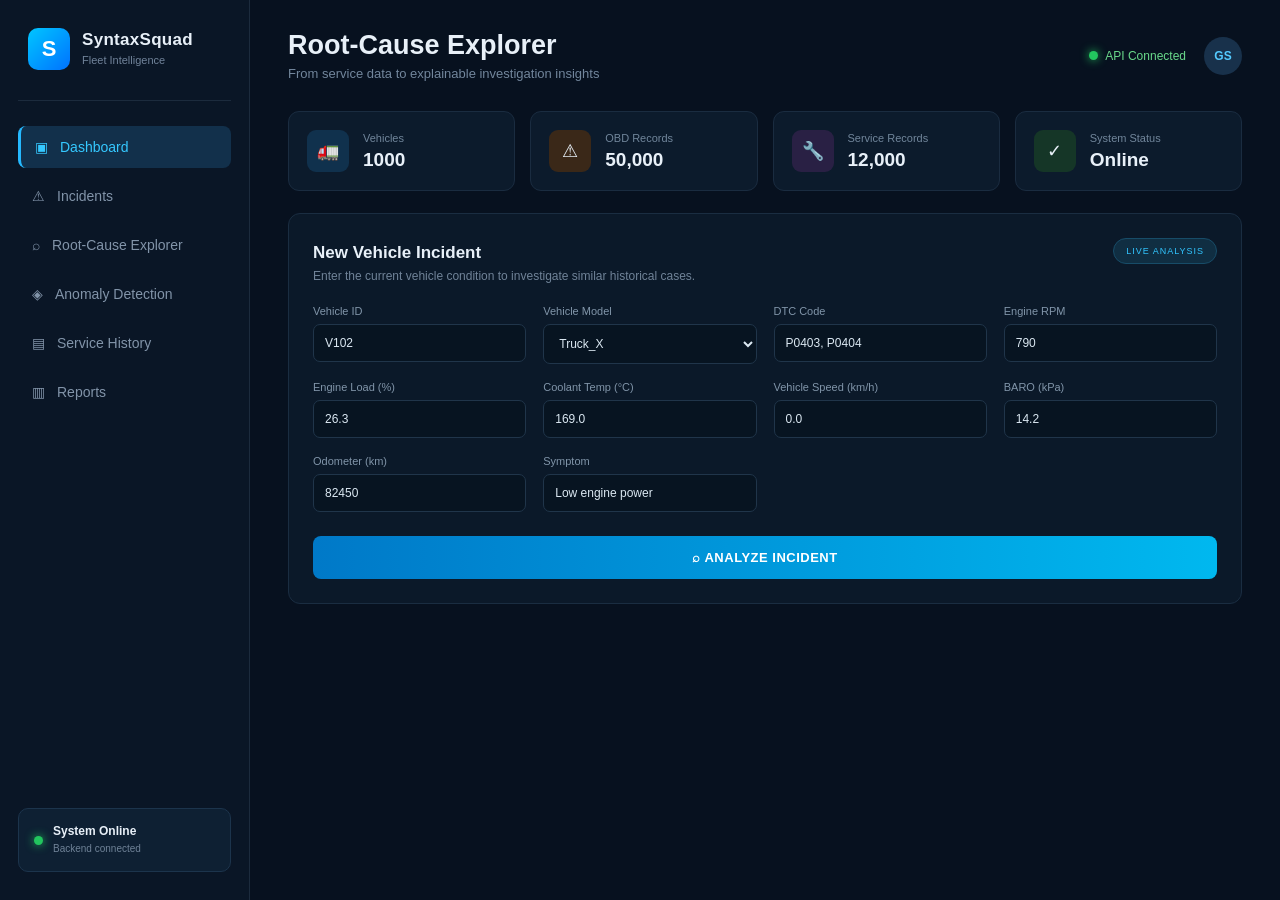
<file: index (3).html>
<!DOCTYPE html>
<html lang="en">

<head>
    <meta charset="UTF-8">

    <meta name="viewport"
          content="width=device-width, initial-scale=1.0">

    <title>SyntaxSquad | Root-Cause Explorer</title>

    <link rel="stylesheet"
          href="style.css">

    <!-- Small extra styles for anomaly + RAG sections -->
    <style>

        .anomaly-panel {
            margin-top: 24px;
        }

        .anomaly-grid {
            display: grid;
            grid-template-columns: repeat(3, 1fr);
            gap: 16px;
            margin-bottom: 20px;
        }

        .anomaly-card {
            background: rgba(15, 30, 48, 0.75);
            border: 1px solid rgba(100, 180, 255, 0.15);
            border-radius: 14px;
            padding: 18px;
        }

        .anomaly-card strong {
            display: block;
            font-size: 25px;
            margin-bottom: 5px;
        }

        .anomaly-card span {
            color: #9caec2;
            font-size: 13px;
        }

        .anomaly-list {
            display: grid;
            grid-template-columns: repeat(2, 1fr);
            gap: 15px;
        }

        .anomaly-item {
            background: rgba(10, 23, 38, 0.9);
            border: 1px solid rgba(255, 180, 70, 0.18);
            border-radius: 12px;
            padding: 16px;
        }

        .anomaly-item-top {
            display: flex;
            justify-content: space-between;
            align-items: center;
            margin-bottom: 10px;
        }

        .anomaly-badge {
            background: rgba(255, 170, 50, 0.15);
            color: #ffc266;
            padding: 5px 9px;
            border-radius: 20px;
            font-size: 11px;
            font-weight: 700;
        }

        .anomaly-score {
            color: #55d6ff;
            font-weight: 700;
        }

        .anomaly-item p {
            margin: 7px 0;
            color: #d9e3ed;
            font-size: 13px;
        }

        .anomaly-item strong {
            color: #ffffff;
        }

        .fleet-spike {
            border-color: rgba(255, 80, 100, 0.22);
        }

        .fleet-spike .anomaly-badge {
            color: #ff8797;
            background: rgba(255, 70, 90, 0.12);
        }

        .rag-evidence-section {
            margin-top: 24px;
            background: rgba(7, 20, 35, 0.8);
            border-radius: 16px;
            padding: 24px;
            border: 1px solid rgba(70, 180, 255, 0.14);
        }

        .rag-header {
            margin-bottom: 18px;
        }

        .rag-badge {
            color: #55d6ff;
            font-size: 12px;
            font-weight: 800;
            letter-spacing: 1px;
            margin-bottom: 7px;
        }

        .rag-header h2 {
            margin: 0 0 6px;
        }

        .rag-header p {
            color: #94a8bb;
            margin: 0;
        }

        .rag-summary {
            display: flex;
            gap: 15px;
            margin-bottom: 20px;
        }

        .rag-stat {
            background: rgba(20, 40, 60, 0.8);
            padding: 12px 18px;
            border-radius: 10px;
        }

        .rag-stat strong {
            display: block;
            color: #55d6ff;
            font-size: 20px;
        }

        .rag-stat span {
            color: #9baec0;
            font-size: 12px;
        }

        .rag-case-card {
            background: rgba(10, 25, 42, 0.95);
            border: 1px solid rgba(80, 180, 255, 0.12);
            border-radius: 12px;
            padding: 17px;
            margin-bottom: 12px;
        }

        .rag-case-top {
            display: flex;
            justify-content: space-between;
            align-items: center;
            margin-bottom: 14px;
        }

        .rag-case-title {
            display: flex;
            gap: 10px;
            align-items: center;
        }

        .rag-rank {
            background: #16a8dc;
            color: white;
            width: 28px;
            height: 28px;
            display: flex;
            align-items: center;
            justify-content: center;
            border-radius: 50%;
            font-size: 12px;
            font-weight: bold;
        }

        .rag-score {
            color: #57e0b1;
            font-weight: 700;
        }

        .rag-score small {
            color: #8da2b6;
            font-weight: normal;
        }

        .rag-case-grid {
            display: grid;
            grid-template-columns: repeat(4, 1fr);
            gap: 12px;
        }

        .rag-case-grid > div {
            background: rgba(255,255,255,0.025);
            padding: 10px;
            border-radius: 8px;
        }

        .rag-label {
            display: block;
            color: #8196aa;
            font-size: 11px;
            margin-bottom: 5px;
        }

        .rag-case-grid strong {
            font-size: 13px;
            color: #e9f2fa;
        }

        .rag-case-footer {
            display: flex;
            justify-content: space-between;
            margin-top: 13px;
            padding-top: 10px;
            border-top: 1px solid rgba(255,255,255,0.06);
            color: #91a5b7;
            font-size: 11px;
        }

        .rag-disclaimer {
            margin-top: 15px;
            padding: 13px;
            border-radius: 9px;
            background: rgba(255, 170, 50, 0.08);
            color: #d4dce4;
            font-size: 12px;
            line-height: 1.6;
        }

        .hidden {
            display: none !important;
        }

        @media (max-width: 900px) {

            .anomaly-grid {
                grid-template-columns: 1fr;
            }

            .anomaly-list {
                grid-template-columns: 1fr;
            }

            .rag-case-grid {
                grid-template-columns: repeat(2, 1fr);
            }
        }

    </style>

</head>


<body>

    <!-- =====================================================
         SIDEBAR
    ====================================================== -->

    <aside class="sidebar">

        <div class="logo">

            <div class="logo-icon">
                S
            </div>

            <div>
                <h2>SyntaxSquad</h2>
                <span>Fleet Intelligence</span>
            </div>

        </div>


        <nav id="sidebar-nav">

            <button class="nav-item active" data-view="dashboard">
                <span>▣</span>
                Dashboard
            </button>

            <button class="nav-item" data-view="incidents">
                <span>⚠</span>
                Incidents
            </button>

            <button class="nav-item" data-view="root-cause">
                <span>⌕</span>
                Root-Cause Explorer
            </button>

            <button class="nav-item" data-view="anomaly">
                <span>◈</span>
                Anomaly Detection
            </button>

            <button class="nav-item" data-view="service-history">
                <span>▤</span>
                Service History
            </button>

            <button class="nav-item" data-view="reports">
                <span>▥</span>
                Reports
            </button>

        </nav>


        <div class="sidebar-bottom">

            <div class="system-status">

                <span class="status-dot"></span>

                <div>
                    <strong>System Online</strong>
                    <small>Backend connected</small>
                </div>

            </div>

        </div>

    </aside>


    <!-- =====================================================
         MAIN CONTENT
    ====================================================== -->

    <main class="main">

        <!-- TOP BAR -->

        <header class="topbar">

            <div>

                <h1>
                    Root-Cause Explorer
                </h1>

                <p>
                    From service data to explainable investigation insights
                </p>

            </div>


            <div class="top-right">

                <div class="connection">

                    <span class="status-dot"></span>

                    API Connected

                </div>

                <div class="profile">
                    GS
                </div>

            </div>

        </header>


        <!-- =================================================
             DASHBOARD CARDS
        ================================================== -->
        
        <div id="view-dashboard" class="view-content active">

        <section class="stats">

            <div class="stat-card">

                <div class="stat-icon blue">
                    🚛
                </div>

                <div>
                    <span>Vehicles</span>
                    <strong id="vehicleCount">
                        1000
                    </strong>
                </div>

            </div>


            <div class="stat-card">

                <div class="stat-icon orange">
                    ⚠
                </div>

                <div>
                    <span>OBD Records</span>
                    <strong id="obdCount">
                        50,000
                    </strong>
                </div>

            </div>


            <div class="stat-card">

                <div class="stat-icon purple">
                    🔧
                </div>

                <div>
                    <span>Service Records</span>
                    <strong id="serviceCount">
                        12,000
                    </strong>
                </div>

            </div>


            <div class="stat-card">

                <div class="stat-icon green">
                    ✓
                </div>

                <div>
                    <span>System Status</span>
                    <strong>
                        Online
                    </strong>
                </div>

            </div>

        </section>


        <!-- =================================================
             INCIDENT INPUT
        ================================================== -->

        <section class="panel incident-panel">

            <div class="panel-header">

                <div>

                    <h2>
                        New Vehicle Incident
                    </h2>

                    <p>
                        Enter the current vehicle condition to investigate
                        similar historical cases.
                    </p>

                </div>

                <div class="live-badge">
                    LIVE ANALYSIS
                </div>

            </div>


            <div class="form-grid">


                <div class="input-group">

                    <label>
                        Vehicle ID
                    </label>

                    <input
                        type="text"
                        id="vehicleId"
                        value="V102"
                    >

                </div>


                <div class="input-group">

                    <label>
                        Vehicle Model
                    </label>

                    <select id="vehicleModel">

                        <option value="Truck_X">
                            Truck_X
                        </option>

                        <option value="Truck_Y">
                            Truck_Y
                        </option>

                        <option value="Van_A">
                            Van_A
                        </option>

                        <option value="Van_B">
                            Van_B
                        </option>

                        <option value="SUV_C">
                            SUV_C
                        </option>

                    </select>

                </div>


                <div class="input-group">

                    <label>
                        DTC Code
                    </label>

                    <input
                        type="text"
                        id="dtcCode"
                        value="P0403, P0404"
                    >

                </div>


                <div class="input-group">

                    <label>
                        Engine RPM
                    </label>

                    <input
                        type="number"
                        id="engineRpm"
                        value="790"
                    >

                </div>


                <div class="input-group">

                    <label>
                        Engine Load (%)
                    </label>

                    <input
                        type="number"
                        id="engineLoad"
                        value="26.3"
                    >

                </div>


                <div class="input-group">

                    <label>
                        Coolant Temp (°C)
                    </label>

                    <input
                        type="number"
                        id="coolantTemp"
                        value="169.0"
                    >

                </div>


                <div class="input-group">

                    <label>
                        Vehicle Speed (km/h)
                    </label>

                    <input
                        type="number"
                        id="vehicleSpeed"
                        value="0.0"
                    >

                </div>


                <div class="input-group">

                    <label>
                        BARO (kPa)
                    </label>

                    <input
                        type="number"
                        id="baro"
                        value="14.2"
                    >

                </div>


                <div class="input-group">

                    <label>
                        Odometer (km)
                    </label>

                    <input
                        type="number"
                        id="odometer"
                        value="82450"
                    >

                </div>


                <div class="input-group">

                    <label>
                        Symptom
                    </label>

                    <input
                        type="text"
                        id="symptom"
                        value="Low engine power"
                    >

                </div>

            </div>


            <button
                class="analyze-button"
                onclick="analyzeIncident()"
            >

                <span id="buttonIcon">
                    ⌕
                </span>

                <span id="buttonText">
                    ANALYZE INCIDENT
                </span>

            </button>

        </section>


        <!-- =================================================
             LOADING
        ================================================== -->

        <section
            id="loading"
            class="loading-panel hidden"
        >

            <div class="loader"></div>

            <div>

                <strong>
                    Analyzing historical fleet data...
                </strong>

                <p>
                    Finding similar incidents, service evidence,
                    repair outcomes and anomalies.
                </p>

            </div>

        </section>


        <!-- =================================================
             RESULTS
        ================================================== -->

        <section
            id="resultsSection"
            class="hidden"
        >
            <!-- =============================================
                 INVESTIGATION LEAD
            ============================================== -->
            <div class="panel hypothesis-panel">
                <div class="panel-header">
                    <div>
                        <span class="section-label">AI INVESTIGATION LEAD</span>
                        <h2>Investigation Hypothesis</h2>
                    </div>
                    <div class="confidence">[Evidence Based]</div>
                </div>
                <div class="hypothesis-content">
                    <div class="hypothesis-icon">AI</div>
                    <div>
                        <ul id="hypothesisList" style="margin: 0; padding-left: 20px; color: #d9e3ed; font-size: 15px; line-height: 1.5;">
                            <!-- populated by js -->
                        </ul>
                        <div class="disclaimer" style="margin-top: 15px;">
                            ⚠ This is an evidence-based investigation lead, not a confirmed diagnosis.
                        </div>
                    </div>
                </div>
            </div>

            <!-- =============================================
                 DIAGNOSTIC SUMMARY CARDS
            ============================================== -->
            <div class="result-grid" style="margin-top: 24px;">
                <div class="result-card">
                    <span class="result-number" id="similarCount">0</span>
                    <span>Historical Matches</span>
                </div>
                <div class="result-card">
                    <span class="result-number" id="avgSimilarity">0%</span>
                    <span>Top Similarity Score</span>
                </div>
                <div class="result-card">
                    <span class="result-number" id="serviceEvidenceCount">0</span>
                    <span>Service Evidence</span>
                </div>
                <div class="result-card">
                    <span class="result-number" id="resolvedCount">0</span>
                    <span>Resolved Cases</span>
                </div>
            </div>

            <!-- =============================================
                 SIMILAR CASES
            ============================================== -->
            <div class="panel" style="margin-top: 24px;">
                <div class="panel-header">
                    <div>
                        <span class="section-label">HISTORICAL EVIDENCE</span>
                        <h2>Similar Historical Incidents</h2>
                    </div>
                </div>
                <div class="table-container">
                    <table>
                        <thead>
                            <tr>
                                <th>Historical Case</th>
                                <th>DTC Signature</th>
                                <th>Similarity</th>
                            </tr>
                        </thead>
                        <tbody id="similarCasesTable">
                        </tbody>
                    </table>
                </div>
            </div>

            <!-- =============================================
                 ANOMALY DETECTION
            ============================================== -->
            <section id="anomalySection" class="panel anomaly-panel hidden" style="margin-top: 24px;">
                <!-- Populated by JS -->
            </section>

            <!-- =============================================
                 RAG EVIDENCE
            ============================================== -->
            <section id="ragEvidenceContainer" class="panel" style="margin-top: 24px; background: rgba(7, 20, 35, 0.8); border-radius: 16px; border: 1px solid rgba(70, 180, 255, 0.14);">
                <div class="panel-header">
                    <div>
                        <span class="section-label">RAG / DIAGNOSTIC KNOWLEDGE</span>
                        <h2>Diagnostic Reference Knowledge</h2>
                    </div>
                </div>
                <div style="padding: 20px;">
                    <h3 style="color: #55d6ff; margin-bottom: 10px; font-size: 14px;">Exact DTC Matches</h3>
                    <div id="ragExactMatches" style="display: grid; grid-template-columns: 1fr; gap: 15px; margin-bottom: 20px;">
                        <!-- populated by js -->
                    </div>
                    
                    <h3 style="color: #55d6ff; margin-bottom: 10px; font-size: 14px;">Semantic Matches</h3>
                    <div id="ragSemanticMatches" style="display: grid; grid-template-columns: 1fr; gap: 15px;">
                        <!-- populated by js -->
                    </div>
                </div>
            </section>

            <!-- =============================================
                 EVIDENCE SUMMARY
            ============================================== -->
            <section class="panel" style="margin-top: 24px;">
                <div class="panel-header">
                    <div>
                        <span class="section-label">EVIDENCE SUMMARY</span>
                        <h2>Evidence Summary</h2>
                    </div>
                </div>
                <div style="padding: 20px;">
                    <ul id="evidenceSummaryList" style="margin: 0; padding-left: 20px; color: #d9e3ed; line-height: 1.6; display: grid; gap: 10px;">
                        <!-- populated by js -->
                    </ul>
                </div>
            </section>
            
            <!-- =============================================
                 SERVICE HISTORY
            ============================================== -->
            <div class="panel" style="margin-top: 24px;">
                <div class="panel-header">
                    <div>
                        <span class="section-label">SERVICE HISTORY</span>
                        <h2>Previous Repairs & Outcomes</h2>
                    </div>
                </div>
                <div class="service-list" id="serviceHistoryList">
                </div>
            </div>

            <!-- =============================================
                 TECHNICIAN FEEDBACK
            ============================================== -->
            <section id="feedbackSection" class="panel" style="margin-top: 24px; border: 1px solid rgba(100, 200, 255, 0.2);">
                <div class="panel-header">
                    <div>
                        <span class="section-label" style="color: #55d6ff;">ACTIVE LEARNING</span>
                        <h2>Technician Repair Feedback</h2>
                        <p id="feedbackStatusText" style="color: #94a8bb;">Record technician feedback after completing the repair.</p>
                    </div>
                </div>

                <div class="form-grid" style="margin-top: 20px;">
                    <div class="input-group">
                        <label>Vehicle ID</label>
                        <div id="feedbackVehicleId" style="padding: 12px; background: rgba(0,0,0,0.3); color: #8da2b6; border-radius: 8px; border: 1px solid rgba(255,255,255,0.1);"></div>
                    </div>
                    <div class="input-group">
                        <label>Vehicle Model</label>
                        <div id="feedbackVehicleModel" style="padding: 12px; background: rgba(0,0,0,0.3); color: #8da2b6; border-radius: 8px; border: 1px solid rgba(255,255,255,0.1);"></div>
                    </div>
                    <div class="input-group">
                        <label>Mileage (km)</label>
                        <div id="feedbackMileage" style="padding: 12px; background: rgba(0,0,0,0.3); color: #8da2b6; border-radius: 8px; border: 1px solid rgba(255,255,255,0.1);"></div>
                    </div>
                    <div class="input-group">
                        <label>DTC Code</label>
                        <div id="feedbackDtcCode" style="padding: 12px; background: rgba(0,0,0,0.3); color: #8da2b6; border-radius: 8px; border: 1px solid rgba(255,255,255,0.1);"></div>
                    </div>
                    
                    <div class="input-group" style="grid-column: span 2;">
                        <label>Actual Repair Performed <span style="color: #ff5050;">*</span></label>
                        <input type="text" id="feedbackActualRepair" placeholder="e.g. Replaced O2 Sensor">
                    </div>
                    
                    <div class="input-group" style="grid-column: span 2;">
                        <label>Outcome <span style="color: #ff5050;">*</span></label>
                        <select id="feedbackOutcome">
                            <option value="">Select Outcome...</option>
                            <option value="Resolved">Resolved</option>
                            <option value="Partially Resolved">Partially Resolved</option>
                            <option value="Not Resolved">Not Resolved</option>
                            <option value="Unable to Diagnose">Unable to Diagnose</option>
                        </select>
                    </div>
                </div>

                <button class="analyze-button" id="submitFeedbackBtn" onclick="submitRepairFeedback()" style="margin-top: 20px; background: linear-gradient(135deg, #0f62fe, #0a4ebd);">
                    <span id="feedbackBtnIcon">✓</span>
                    <span id="feedbackBtnText">SUBMIT REPAIR FEEDBACK</span>
                </button>
            </section>

            <!-- =============================================
                 HUMAN VERIFICATION NOTICE
            ============================================== -->
            <div class="final-note" style="margin-top: 24px; padding: 20px; border-left: 4px solid #ffaa32; background: rgba(255, 170, 50, 0.1);">
                <strong style="color: #ffaa32; font-size: 16px;">
                    ⚠ Human Verification Required
                </strong>
                <p style="margin-top: 8px; color: #d9e3ed; font-size: 14px;">
                    SyntaxSquad provides evidence-based investigation
                    leads from historical fleet data. Final diagnosis
                    and repair decisions must be performed by a
                    qualified mechanic or engineer.
                </p>
            </div>

        </section>

        </div>

        <!-- NEW VIEWS -->
        <div id="view-incidents" class="view-content hidden">
            <div class="panel">
                <div class="panel-header">
                    <div>
                        <span class="section-label">INCIDENTS</span>
                        <h2>Vehicle Incidents</h2>
                    </div>
                </div>
                <div id="incidents-container" class="panel-content">
                    <div class="empty-state">Run a vehicle analysis to populate this section.</div>
                </div>
            </div>
        </div>

        <div id="view-root-cause" class="view-content hidden">
            <div id="root-cause-container">
                <div class="panel">
                    <div class="empty-state">Run a vehicle analysis to populate this section.</div>
                </div>
            </div>
        </div>

        <div id="view-anomaly" class="view-content hidden">
            <div id="anomaly-container">
                <div class="panel">
                    <div class="empty-state">Run a vehicle analysis to populate this section.</div>
                </div>
            </div>
        </div>

        <div id="view-service-history" class="view-content hidden">
            <div id="service-history-container">
                <div class="panel">
                    <div class="empty-state">Run a vehicle analysis to populate this section.</div>
                </div>
            </div>
        </div>

        <div id="view-reports" class="view-content hidden">
            <div id="reports-container">
                <div class="panel">
                    <div class="empty-state">Run a vehicle analysis to populate this section.</div>
                </div>
            </div>
        </div>

    </main>


    <script src="script.js"></script>

</body>

</html>
</file>
<file: style.css>
/* =========================================
   GLOBAL
========================================= */

* {
    margin: 0;
    padding: 0;
    box-sizing: border-box;
}


body {

    font-family:
        Inter,
        Segoe UI,
        Arial,
        sans-serif;

    background: #07111f;

    color: #e8f0f8;

    min-height: 100vh;
}


/* =========================================
   SIDEBAR
========================================= */

.sidebar {

    position: fixed;

    left: 0;
    top: 0;

    width: 250px;
    height: 100vh;

    background: #0a1626;

    border-right: 1px solid #1c2b3d;

    padding: 28px 18px;

    display: flex;

    flex-direction: column;

    z-index: 10;
}


.logo {

    display: flex;

    align-items: center;

    gap: 12px;

    padding: 0 10px 30px;

    border-bottom: 1px solid #1c2b3d;
}


.logo-icon {

    width: 42px;
    height: 42px;

    display: flex;

    align-items: center;
    justify-content: center;

    border-radius: 10px;

    background: linear-gradient(
        135deg,
        #00c6ff,
        #0072ff
    );

    font-size: 22px;

    font-weight: 800;

    color: white;
}


.logo h2 {

    font-size: 17px;

    letter-spacing: 0.3px;
}


.logo span {

    color: #71839a;

    font-size: 11px;
}


nav {

    margin-top: 25px;

    display: flex;

    flex-direction: column;

    gap: 7px;
}


.nav-item {

    border: none;

    background: transparent;

    color: #8294a9;

    padding: 13px 14px;

    border-radius: 8px;

    text-align: left;

    cursor: pointer;

    font-size: 14px;

    display: flex;

    gap: 12px;

    align-items: center;

    transition: 0.2s;
}


.nav-item:hover {

    background: #122238;

    color: white;
}


.nav-item.active {

    background: #12304b;

    color: #35c8ff;

    border-left: 3px solid #25b9ff;
}


.sidebar-bottom {

    margin-top: auto;
}


.system-status {

    padding: 15px;

    background: #0e2033;

    border: 1px solid #1c344c;

    border-radius: 10px;

    display: flex;

    align-items: center;

    gap: 10px;
}


.status-dot {

    width: 9px;
    height: 9px;

    border-radius: 50%;

    background: #22c55e;

    display: inline-block;

    box-shadow: 0 0 10px #22c55e;
}


.system-status strong {

    display: block;

    font-size: 12px;
}


.system-status small {

    color: #6f8297;

    font-size: 10px;
}


/* =========================================
   MAIN
========================================= */

.main {

    margin-left: 250px;

    padding: 30px 38px;

    max-width: 1600px;
}


/* =========================================
   TOPBAR
========================================= */

.topbar {

    display: flex;

    justify-content: space-between;

    align-items: center;

    margin-bottom: 30px;
}


.topbar h1 {

    font-size: 27px;

    margin-bottom: 5px;
}


.topbar p {

    color: #72869c;

    font-size: 13px;
}


.top-right {

    display: flex;

    align-items: center;

    gap: 18px;
}


.connection {

    color: #69d98b;

    font-size: 12px;

    display: flex;

    align-items: center;

    gap: 7px;
}


.profile {

    width: 38px;
    height: 38px;

    border-radius: 50%;

    display: flex;

    align-items: center;
    justify-content: center;

    background: #18314b;

    color: #54caff;

    font-size: 12px;

    font-weight: bold;
}


/* =========================================
   STATS
========================================= */

.stats {

    display: grid;

    grid-template-columns:
        repeat(4, 1fr);

    gap: 15px;

    margin-bottom: 22px;
}


.stat-card {

    background: #0c1b2c;

    border: 1px solid #1a2c40;

    border-radius: 11px;

    padding: 18px;

    display: flex;

    align-items: center;

    gap: 14px;
}


.stat-icon {

    width: 42px;
    height: 42px;

    border-radius: 9px;

    display: flex;

    align-items: center;
    justify-content: center;

    font-size: 18px;
}


.stat-icon.blue {

    background: #10314d;
}


.stat-icon.orange {

    background: #3a2818;
}


.stat-icon.purple {

    background: #292044;
}


.stat-icon.green {

    background: #153627;
}


.stat-card span {

    display: block;

    color: #71869b;

    font-size: 11px;

    margin-bottom: 5px;
}


.stat-card strong {

    font-size: 19px;
}


/* =========================================
   PANELS
========================================= */

.panel {

    background: #0b1929;

    border: 1px solid #1a2d41;

    border-radius: 12px;

    padding: 24px;

    margin-bottom: 20px;
}


.panel-header {

    display: flex;

    justify-content: space-between;

    align-items: flex-start;

    margin-bottom: 22px;
}


.panel-header h2 {

    font-size: 17px;

    margin-top: 5px;
}


.panel-header p {

    color: #708398;

    font-size: 12px;

    margin-top: 6px;
}


.section-label {

    font-size: 10px;

    color: #32c5ff;

    letter-spacing: 1.5px;

    font-weight: 700;
}


.live-badge {

    background: #102e42;

    color: #32c5ff;

    border: 1px solid #174c68;

    border-radius: 20px;

    padding: 7px 12px;

    font-size: 9px;

    letter-spacing: 1px;
}


/* =========================================
   FORM
========================================= */

.form-grid {

    display: grid;

    grid-template-columns:
        repeat(4, 1fr);

    gap: 17px;
}


.input-group {

    display: flex;

    flex-direction: column;

    gap: 7px;
}


.input-group label {

    color: #8195a9;

    font-size: 11px;
}


.input-group input,
.input-group select {

    width: 100%;

    background: #071421;

    border: 1px solid #20354a;

    color: #dbe8f2;

    border-radius: 7px;

    padding: 11px;

    outline: none;

    font-size: 12px;
}


.input-group input:focus,
.input-group select:focus {

    border-color: #1da9e9;

    box-shadow:
        0 0 0 2px
        rgba(29, 169, 233, 0.08);
}


.analyze-button {

    margin-top: 24px;

    width: 100%;

    border: none;

    border-radius: 8px;

    padding: 14px;

    background:
        linear-gradient(
            90deg,
            #0079c8,
            #00b8ef
        );

    color: white;

    font-size: 13px;

    font-weight: 700;

    letter-spacing: 0.5px;

    cursor: pointer;

    transition: 0.2s;
}


.analyze-button:hover {

    transform: translateY(-1px);

    box-shadow:
        0 7px 25px
        rgba(0, 170, 240, 0.2);
}


.analyze-button:disabled {

    opacity: 0.6;

    cursor: not-allowed;
}


/* =========================================
   LOADING
========================================= */

.loading-panel {

    background: #0b1929;

    border: 1px solid #1a2d41;

    border-radius: 12px;

    padding: 25px;

    display: flex;

    align-items: center;

    gap: 18px;

    margin-bottom: 20px;
}


.loader {

    width: 30px;
    height: 30px;

    border-radius: 50%;

    border: 3px solid #19354c;

    border-top-color: #2bc5ff;

    animation: spin 0.8s linear infinite;
}


@keyframes spin {

    to {
        transform: rotate(360deg);
    }

}


.loading-panel strong {

    font-size: 13px;
}


.loading-panel p {

    color: #71869a;

    font-size: 11px;

    margin-top: 4px;
}


/* =========================================
   HYPOTHESIS
========================================= */

.hypothesis-panel {

    border-color: #185273;

    background:
        linear-gradient(
            135deg,
            #0b1d2d,
            #0a1827
        );
}


.confidence {

    color: #55db9b;

    border: 1px solid #245b47;

    background: #102d24;

    padding: 7px 12px;

    border-radius: 20px;

    font-size: 10px;
}


.hypothesis-content {

    display: flex;

    gap: 17px;

    align-items: flex-start;
}


.hypothesis-icon {

    min-width: 45px;

    height: 45px;

    border-radius: 10px;

    background:
        linear-gradient(
            135deg,
            #0077b6,
            #00b4d8
        );

    display: flex;

    align-items: center;
    justify-content: center;

    font-size: 12px;

    font-weight: 800;
}


.hypothesis-content p {

    color: #d9e7f0;

    font-size: 13px;

    line-height: 1.7;

    margin-bottom: 12px;
}


.disclaimer {

    color: #d9a84e;

    background: #2a2111;

    border: 1px solid #59451e;

    border-radius: 6px;

    padding: 9px 12px;

    font-size: 10px;
}


/* =========================================
   RESULT CARDS
========================================= */

.result-grid {

    display: grid;

    grid-template-columns:
        repeat(4, 1fr);

    gap: 15px;

    margin-bottom: 20px;
}


.result-card {

    background: #0b1929;

    border: 1px solid #1a2d41;

    border-radius: 10px;

    padding: 18px;
}


.result-card span:last-child {

    display: block;

    color: #71869a;

    font-size: 11px;

    margin-top: 5px;
}


.result-number {

    font-size: 25px;

    font-weight: 700;

    color: #42c9ff;
}


/* =========================================
   TABLE
========================================= */

.table-container {

    overflow-x: auto;
}


table {

    width: 100%;

    border-collapse: collapse;

    font-size: 11px;
}


thead {

    background: #091522;
}


th {

    color: #72869a;

    text-align: left;

    padding: 13px;

    font-size: 10px;

    text-transform: uppercase;

    letter-spacing: 0.5px;
}


td {

    padding: 14px 13px;

    border-top: 1px solid #18293b;

    color: #c8d7e3;
}


tr:hover {

    background: #0d2032;
}


.similarity {

    color: #45d9a0;

    font-weight: 700;
}


.outcome {

    padding: 5px 8px;

    border-radius: 12px;

    background: #153527;

    color: #55d99c;

    font-size: 9px;
}


/* =========================================
   SERVICE HISTORY
========================================= */

.service-list {

    display: grid;

    grid-template-columns:
        repeat(2, 1fr);

    gap: 12px;
}


.service-item {

    background: #081522;

    border: 1px solid #182c40;

    border-radius: 9px;

    padding: 15px;
}


.service-top {

    display: flex;

    justify-content: space-between;

    margin-bottom: 10px;
}


.service-id {

    color: #36c4ff;

    font-weight: 700;

    font-size: 11px;
}


.service-dtc {

    color: #e2a94a;

    font-size: 10px;
}


.service-item p {

    color: #a9bac9;

    font-size: 11px;

    line-height: 1.5;

    margin-bottom: 8px;
}


.service-meta {

    display: flex;

    gap: 15px;

    color: #667d91;

    font-size: 9px;
}


/* =========================================
   FINAL NOTE
========================================= */

.final-note {

    border: 1px solid #55461d;

    background: #211b0e;

    border-radius: 10px;

    padding: 17px;

    margin-bottom: 30px;
}


.final-note strong {

    color: #e7bb5c;

    font-size: 12px;
}


.final-note p {

    color: #9f906e;

    font-size: 10px;

    line-height: 1.6;

    margin-top: 6px;
}


/* =========================================
   HIDDEN
========================================= */

.hidden {

    display: none !important;
}


/* =========================================
   RESPONSIVE
========================================= */

@media (max-width: 1100px) {

    .form-grid {

        grid-template-columns:
            repeat(2, 1fr);
    }

    .stats {

        grid-template-columns:
            repeat(2, 1fr);
    }

    .result-grid {

        grid-template-columns:
            repeat(2, 1fr);
    }

}


@media (max-width: 800px) {

    .sidebar {

        width: 70px;

        padding: 20px 8px;
    }

    .logo div:not(.logo-icon),
    .nav-item span:last-child,
    .system-status div {

        display: none;
    }

    .nav-item {

        justify-content: center;
    }

    .main {

        margin-left: 70px;

        padding: 20px;
    }

}


@media (max-width: 600px) {

    .form-grid,
    .stats,
    .result-grid,
    .service-list {

        grid-template-columns: 1fr;
    }

    .topbar {

        flex-direction: column;

        align-items: flex-start;

        gap: 15px;
    }

}

/* =====================================================
   RAG HISTORICAL EVIDENCE
   SyntaxSquad - Premium UI
   ===================================================== */
/* =====================================================
   RAG HISTORICAL EVIDENCE
   SyntaxSquad - Premium UI
   ===================================================== */

#ragEvidenceContainer.rag-evidence-section {
    width: 100%;
    margin-top: 24px;
    padding: 24px;
    box-sizing: border-box;

    background: linear-gradient(
        145deg,
        #0c1d2f 0%,
        #091725 100%
    );

    border: 1px solid #1d4058;
    border-radius: 14px;

    box-shadow:
        0 12px 30px rgba(0, 0, 0, 0.22);
}


/* =====================================================
   HEADER
   ===================================================== */

#ragEvidenceContainer .rag-header {
    display: flex;
    justify-content: space-between;
    align-items: flex-start;
    gap: 20px;
    margin-bottom: 20px;
}

#ragEvidenceContainer .rag-header h2 {
    margin: 6px 0;
    color: #f1f7fb;
    font-size: 19px;
    font-weight: 700;
}

#ragEvidenceContainer .rag-header p {
    margin: 0;
    color: #8196aa;
    font-size: 11px;
    line-height: 1.6;
}


/* =====================================================
   BADGE
   ===================================================== */

#ragEvidenceContainer .rag-badge {
    display: inline-flex;
    align-items: center;

    padding: 5px 10px;
    border-radius: 20px;

    background: #102e42;
    border: 1px solid #174c68;

    color: #32c5ff;

    font-size: 9px;
    font-weight: 700;

    letter-spacing: 1px;
}


/* =====================================================
   SUMMARY
   ===================================================== */

#ragEvidenceContainer .rag-summary {
    display: flex;
    gap: 10px;
}

#ragEvidenceContainer .rag-stat {
    min-width: 105px;

    padding: 12px 15px;

    background: #0b1929;

    border: 1px solid #1a3348;

    border-radius: 10px;

    text-align: center;
}

#ragEvidenceContainer .rag-stat strong {
    display: block;

    margin-bottom: 3px;

    color: #35c8ff;

    font-size: 20px;
    font-weight: 700;
}

#ragEvidenceContainer .rag-stat span {
    display: block;

    color: #71869b;

    font-size: 9px;

    text-transform: uppercase;

    letter-spacing: 0.5px;
}


/* =====================================================
   CASE LIST
   ===================================================== */

#ragEvidenceContainer .rag-cases {
    display: flex;

    flex-direction: column;

    gap: 10px;
}


/* =====================================================
   CASE CARD
   ===================================================== */

#ragEvidenceContainer .rag-case-card {
    width: 100%;

    padding: 16px;

    box-sizing: border-box;

    background: #081522;

    border: 1px solid #182f43;

    border-radius: 10px;

    transition: 0.2s ease;
}

#ragEvidenceContainer .rag-case-card:hover {
    border-color: #216080;

    background: #0a1a2a;

    transform: translateY(-1px);
}


/* =====================================================
   CASE TOP
   ===================================================== */

#ragEvidenceContainer .rag-case-top {
    display: flex;

    align-items: center;

    gap: 11px;

    margin-bottom: 13px;
}

#ragEvidenceContainer .rag-rank {
    width: 30px;
    height: 30px;

    min-width: 30px;

    display: flex;

    align-items: center;

    justify-content: center;

    border-radius: 8px;

    background: #10314d;

    color: #35c8ff;

    font-size: 11px;

    font-weight: 700;
}

#ragEvidenceContainer .rag-case-title {
    flex: 1;

    display: flex;

    flex-direction: column;

    gap: 2px;
}

#ragEvidenceContainer .rag-case-title strong {
    color: #edf5fa;

    font-size: 13px;
}

#ragEvidenceContainer .rag-case-title span {
    color: #71869b;

    font-size: 10px;
}


/* =====================================================
   MATCH SCORE
   ===================================================== */

#ragEvidenceContainer .rag-score {
    min-width: 70px;

    text-align: right;

    color: #45d9a0;

    font-size: 14px;

    font-weight: 700;
}

#ragEvidenceContainer .rag-score small {
    display: block;

    margin-top: 2px;

    color: #667d91;

    font-size: 8px;

    font-weight: 500;

    text-transform: uppercase;
}


/* =====================================================
   INFORMATION GRID
   ===================================================== */

#ragEvidenceContainer .rag-case-grid {
    display: grid;

    grid-template-columns:
        0.65fr
        1.45fr
        1.35fr
        1.15fr;

    gap: 9px;

    padding-top: 12px;

    border-top:
        1px solid #15283a;
}

#ragEvidenceContainer .rag-case-grid > div {
    min-width: 0;

    padding: 9px 10px;

    background: #0b1929;

    border: 1px solid #13283a;

    border-radius: 7px;
}

#ragEvidenceContainer .rag-label {
    display: block;

    margin-bottom: 4px;

    color: #647a8f;

    font-size: 8px;

    font-weight: 600;

    text-transform: uppercase;

    letter-spacing: 0.6px;
}

#ragEvidenceContainer .rag-case-grid strong {
    display: block;

    color: #cddce6;

    font-size: 10px;

    line-height: 1.4;

    word-break: break-word;
}


/* =====================================================
   FOOTER
   ===================================================== */

#ragEvidenceContainer .rag-case-footer {
    display: flex;

    justify-content: space-between;

    align-items: center;

    gap: 12px;

    margin-top: 10px;

    padding-top: 10px;

    border-top:
        1px solid #122538;

    color: #63798d;

    font-size: 9px;
}

#ragEvidenceContainer .rag-source {
    color: #32c5ff;
}


/* =====================================================
   DISCLAIMER
   ===================================================== */

#ragEvidenceContainer .rag-disclaimer {
    margin-top: 15px;

    padding: 12px 14px;

    background: #211b0e;

    border: 1px solid #55461d;

    border-radius: 8px;

    color: #9f906e;

    font-size: 9px;

    line-height: 1.6;
}

#ragEvidenceContainer .rag-disclaimer strong {
    color: #e0b85d;
}


/* =====================================================
   RESPONSIVE
   ===================================================== */

@media (max-width: 1100px) {

    #ragEvidenceContainer .rag-case-grid {
        grid-template-columns: 1fr 1fr;
    }

}


@media (max-width: 800px) {

    #ragEvidenceContainer .rag-header {
        flex-direction: column;
    }

    #ragEvidenceContainer .rag-summary {
        width: 100%;
    }

    #ragEvidenceContainer .rag-stat {
        flex: 1;
    }

}


@media (max-width: 600px) {

    #ragEvidenceContainer {
        padding: 18px;
    }

    #ragEvidenceContainer .rag-summary {
        flex-direction: column;
    }

    #ragEvidenceContainer .rag-case-grid {
        grid-template-columns: 1fr;
    }

    #ragEvidenceContainer .rag-case-footer {
        flex-direction: column;
        align-items: flex-start;
    }

}
</file>
